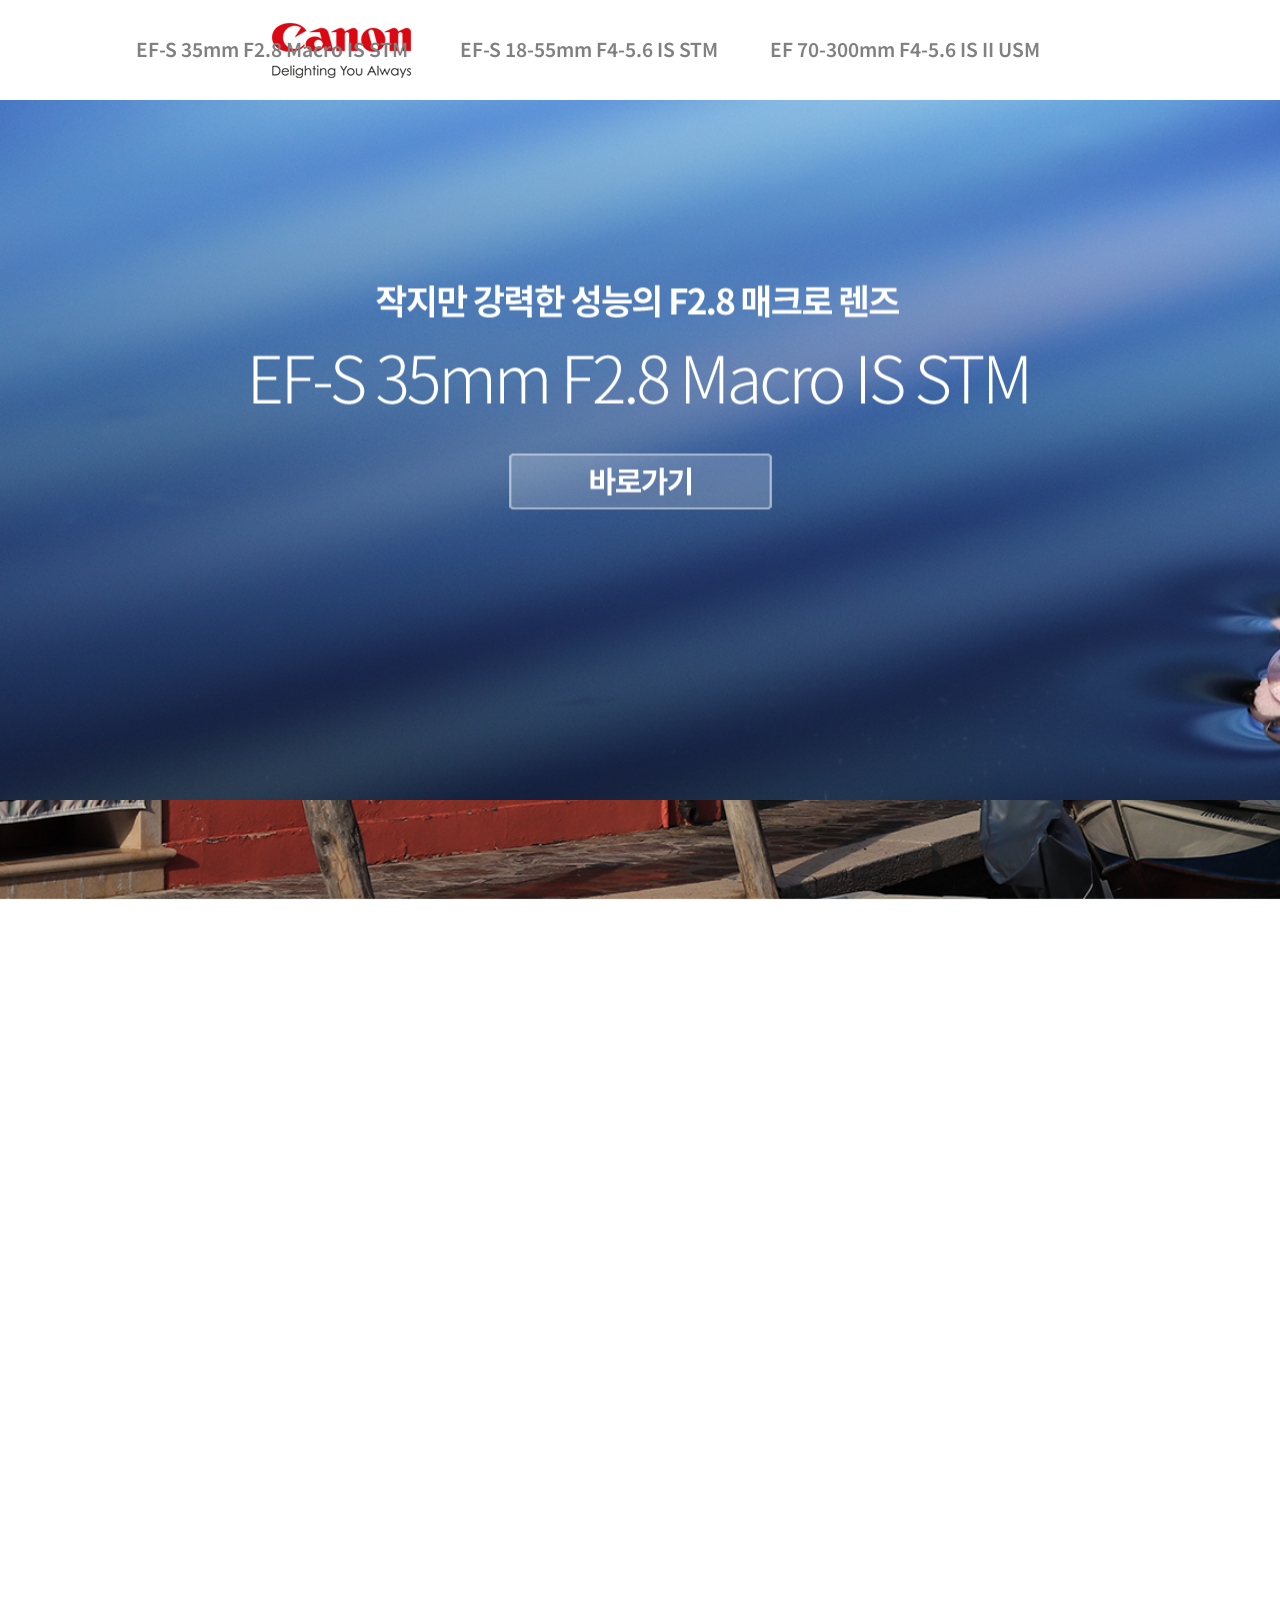
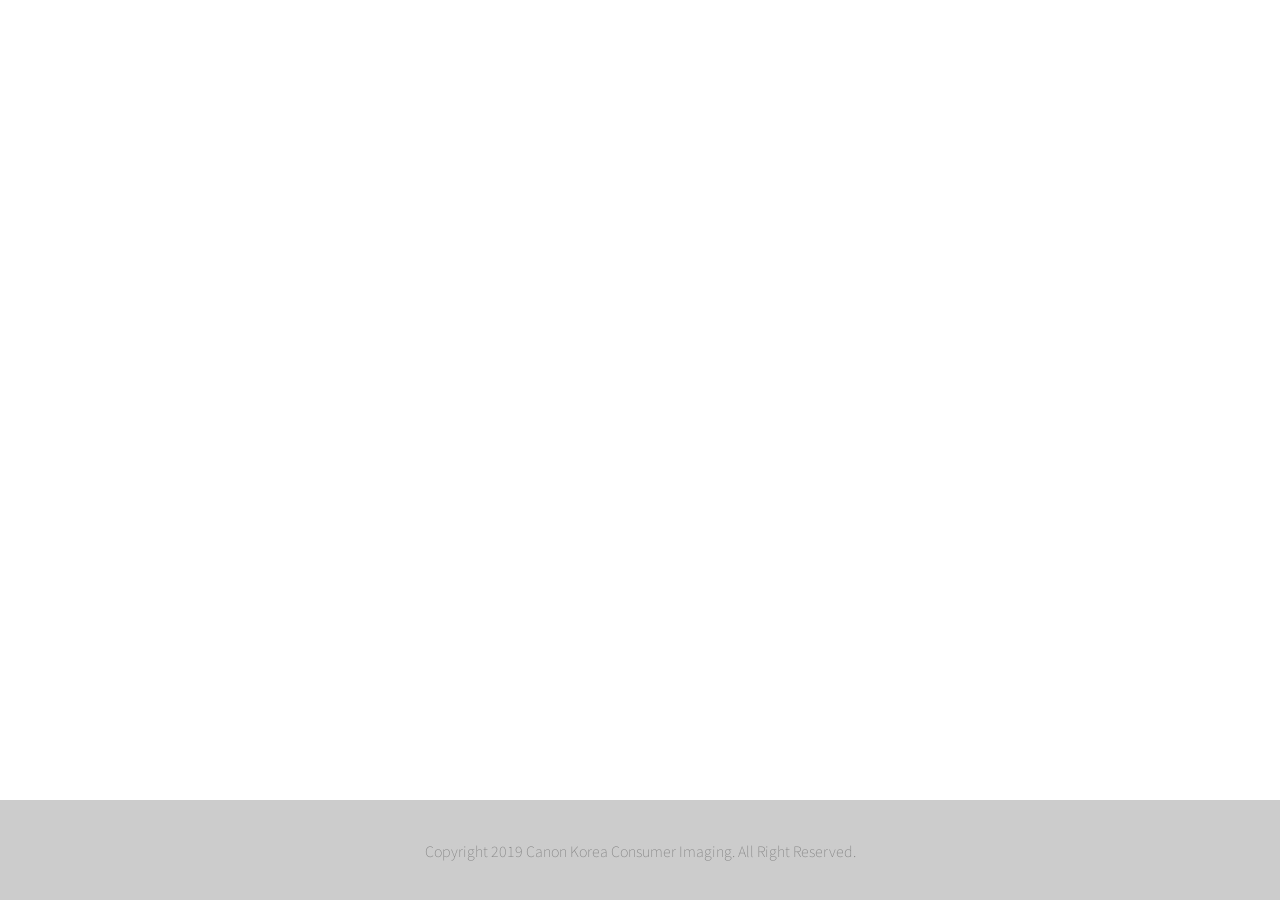
<file: index.html>
<!DOCTYPE html>
<html lang="kr">
  <head>
    <meta charset="utf-8">
    <link href="https://fonts.googleapis.com/css?family=Noto+Sans+KR" rel="stylesheet">
    <title></title>
    <style>
      body, h1 {margin: 0px;}
      #scene{height: 800px; overflow: hidden; background-size: cover; background-attachment: fixed;}
      .one{background-image: url(images/index_07.png);}
      .two{background-image: url(images/index_08.png);}
      .three{background-image: url(images/index_09.png);}
      #scene h1{
        position: relative; left: 50%; top: 50%;
        transform: translateX(-50%) translateY(-50%);
        text-align: center;}
        /*---푸터적용---*/
        footer{height: 100px; background-color: rgba(0, 0, 0, 0.2);}
        .footer{
          position: relative; left: 50%; top: 50%;
          transform: translateX(-50%) translateY(-50%);
          text-align: center;
          font-family: 'Noto Sans KR', sans-serif;
          font-size: 0.9rem;
          font-weight: 100;
          color: gray;
        }
        /*---네비게이션 처리---*/
        .wrap{
          border: 0px solid red;
          height: 100px;
          width: 100%;
          position: fixed;
          background-color: white;
          z-index: 10;
        }
        .logo{
          border: 0px solid blue;
          display: inline-block;
          margin-left: 240px;
        }
        .nav{
          border: 0px solid green;
          position: fixed;
          right: 240px;
          top: 35px;
          display: inline-block;
          font-family: 'Noto Sans KR', sans-serif;
          font-size: 1.2rem;
          font-weight: 600;
          color: gray;
        }
        .space{margin-left: 3rem;}
        a, a:link :visited :active{text-decoration: none; color: gray;}
        a:hover{color: red;}
    </style>
  </head>
  <body>
    <nav class="wrap">
      <div class="logo">
        <img src=images/index_02.png>
      </div>
      <div class="nav">
        <a href="p01.html">EF-S 35mm F2.8 Macro IS STM</a><span class="space"></span>
        <a href="p02.html">EF-S 18-55mm F4-5.6 IS STM</a><span class="space"></span>
        <a href="p03.html">EF 70-300mm F4-5.6 IS II USM</a>
      </div>
    </nav>
    <section id="scene" class="one">
      <h1><a href="p01.html"><img src="images/t01.png"></a></h1>
    </section>
    <section id="scene" class="two">
      <h1><a href="p02.html"><img src="images/t01.png"></a></h1>
    </section>
    <section id="scene" class="three">
      <h1><a href="p03.html"><img src="images/t01.png"></a></h1>
    </section>
    <footer><div class="footer">Copyright 2019 Canon Korea Consumer Imaging. All Right Reserved.</div></footer>
  </body>
</html>
</file>
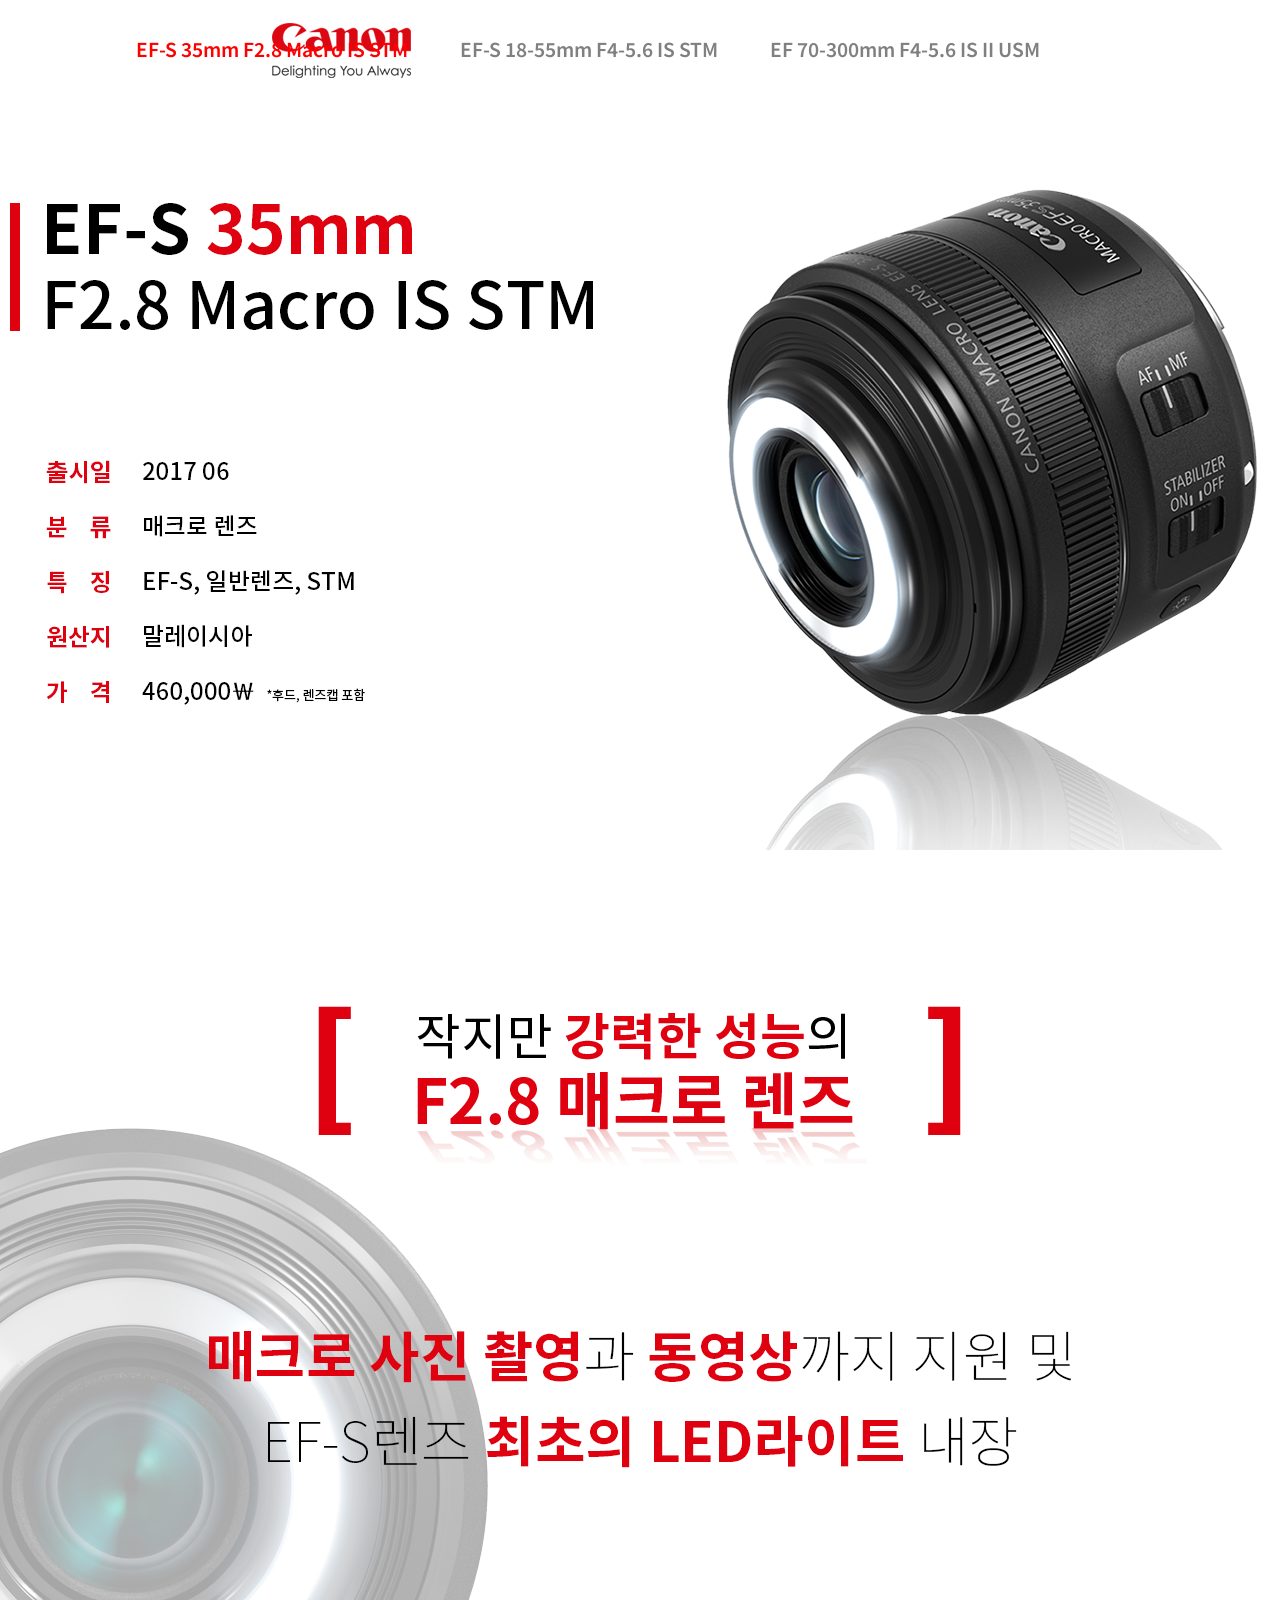
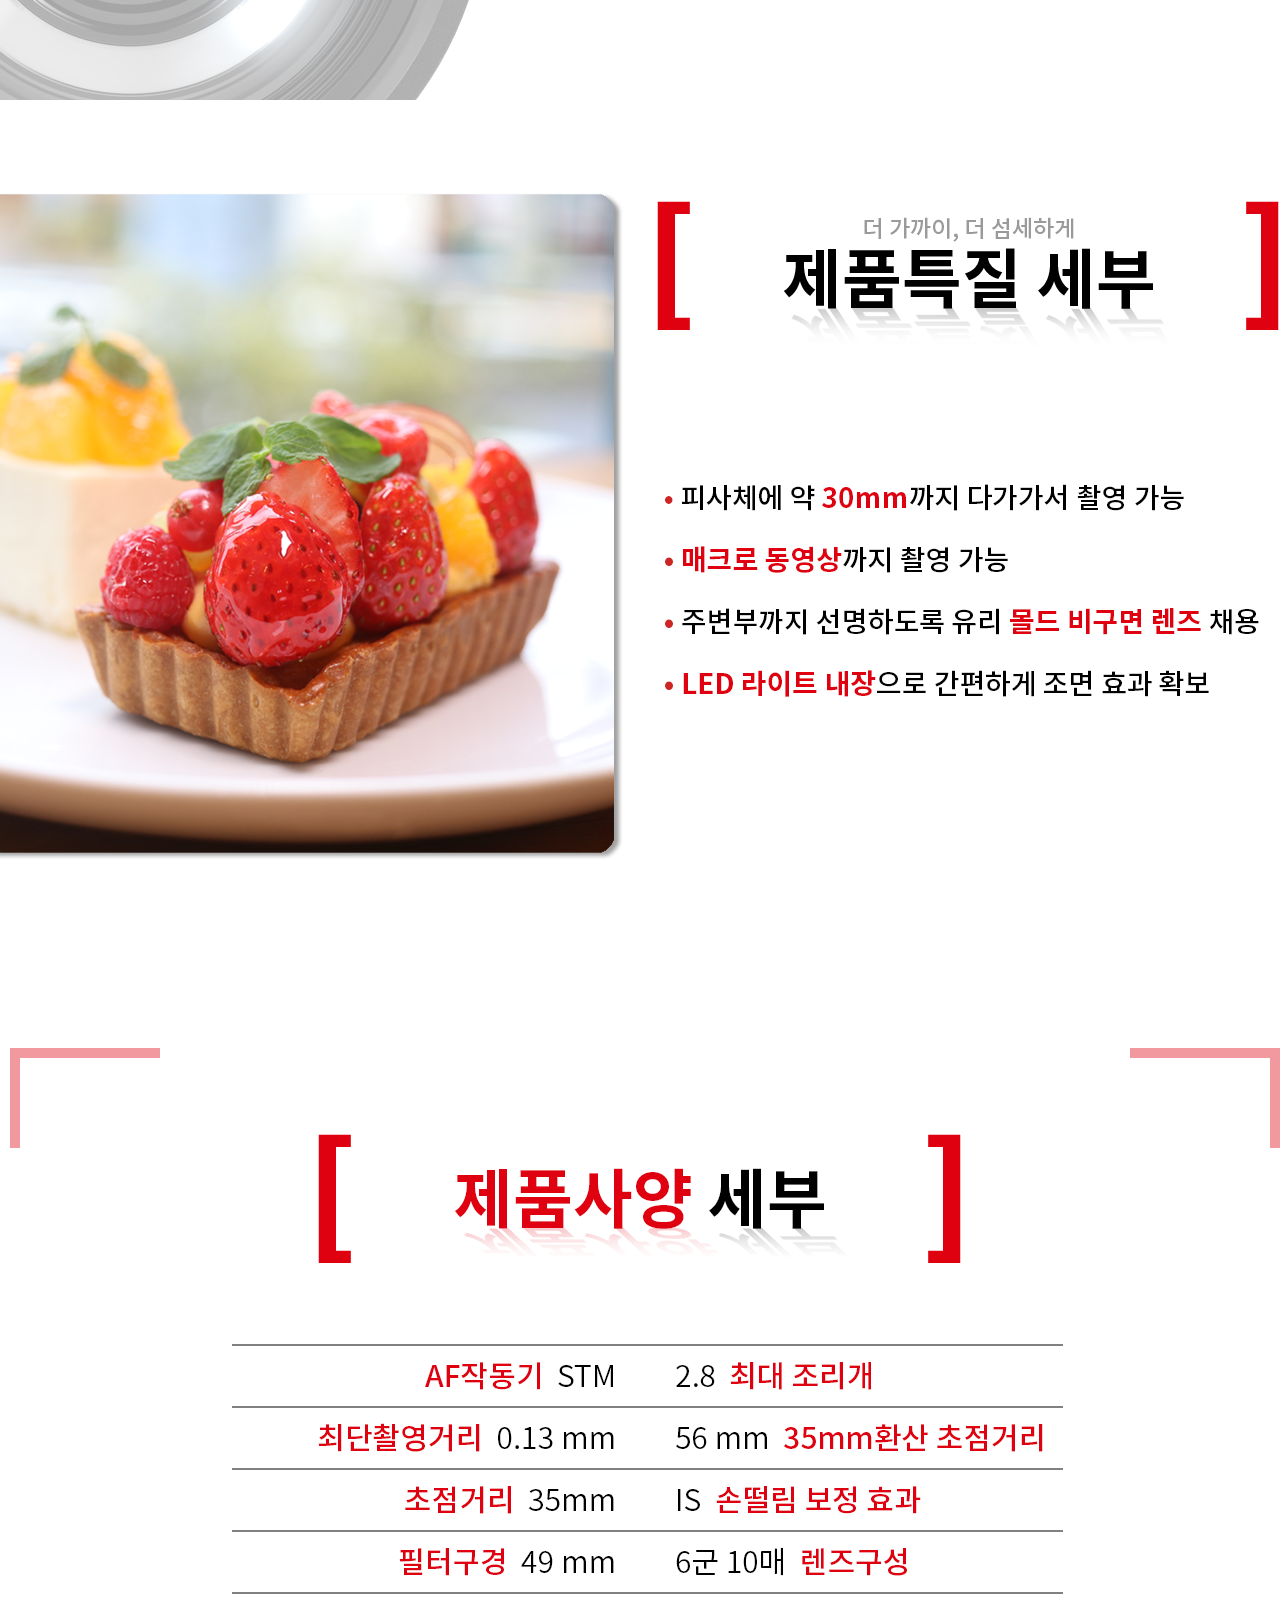
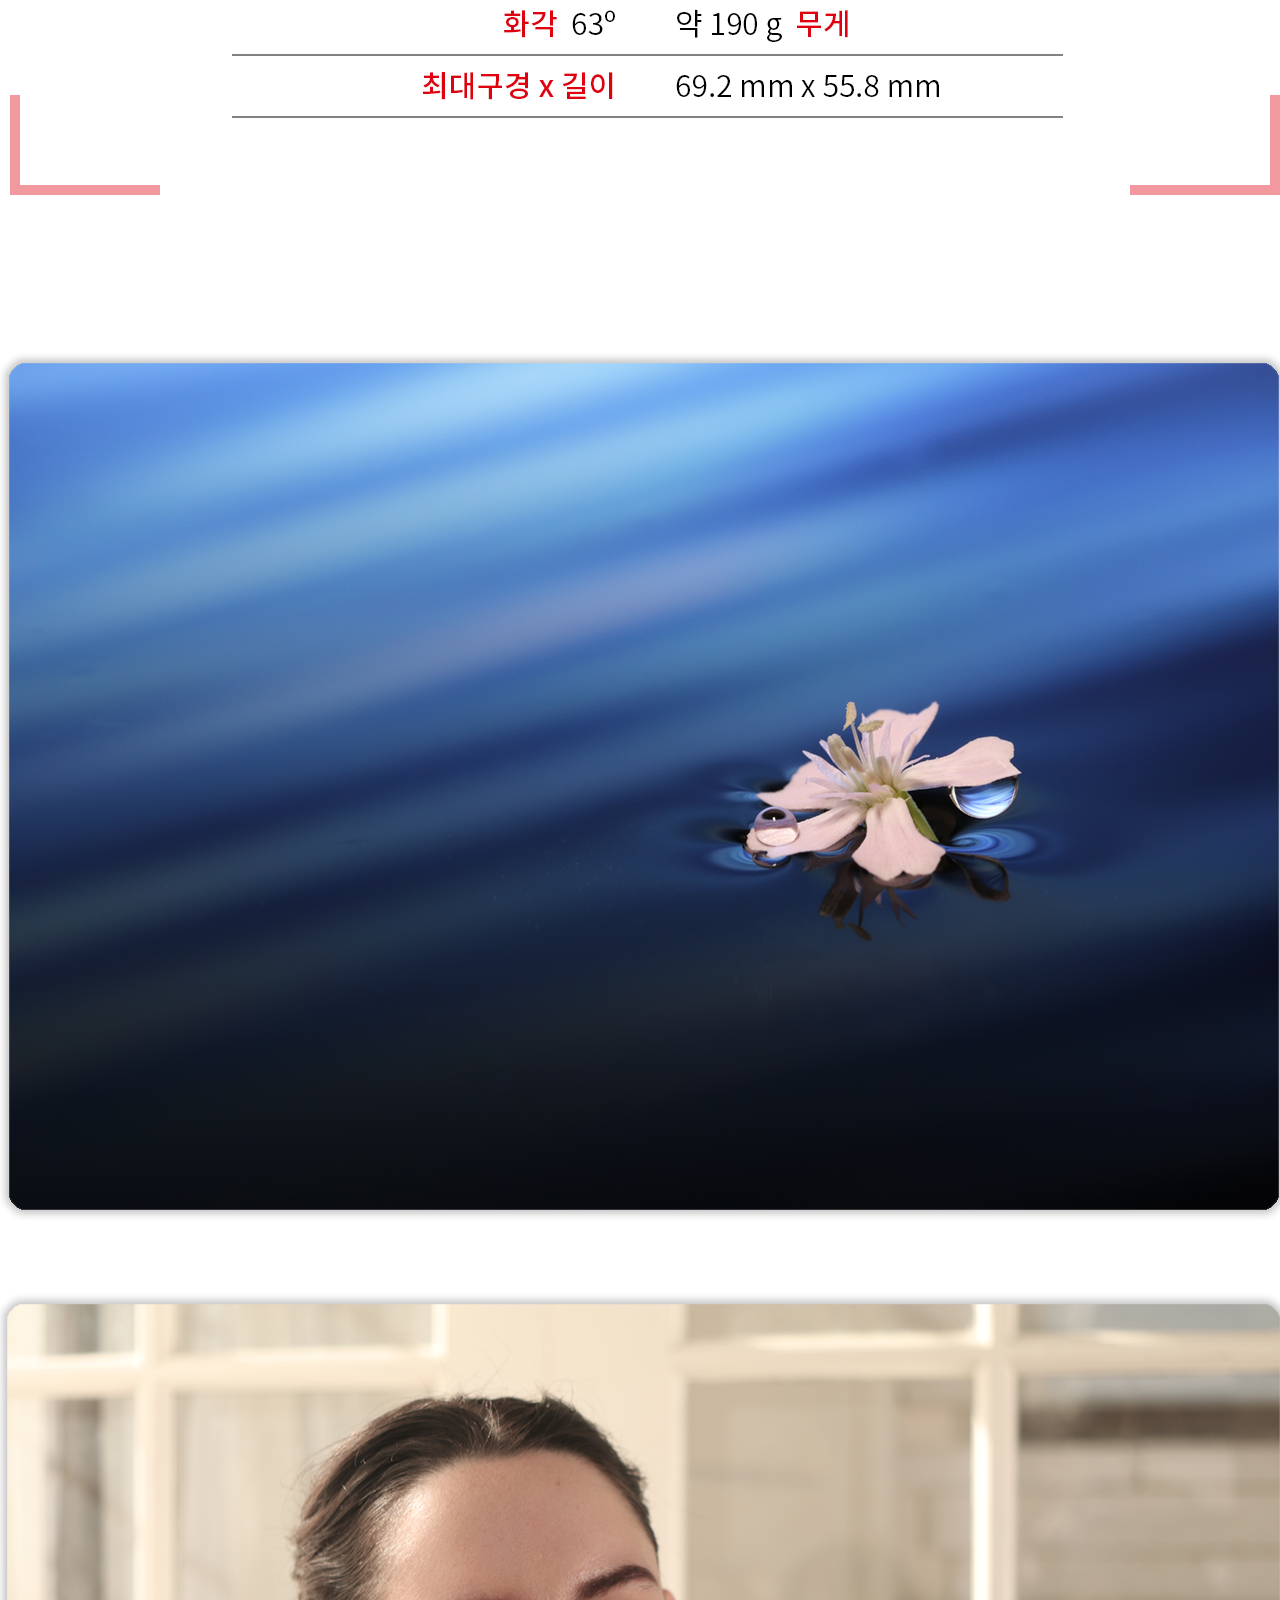
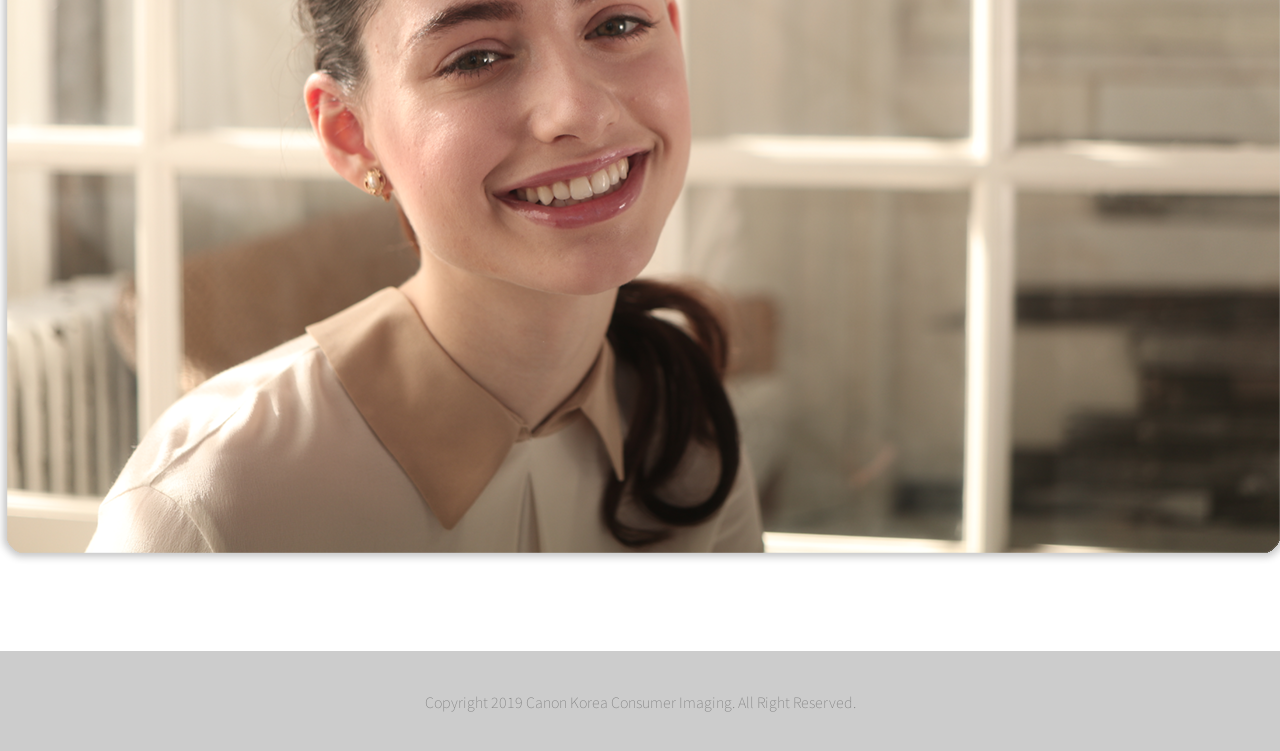
<file: p01.html>
<!DOCTYPE html>
<html lang="kr">
  <head>
    <meta charset="utf-8">
    <link rel="stylesheet" href="css.css">
    <link href="https://fonts.googleapis.com/css?family=Noto+Sans+KR" rel="stylesheet">
    <title></title>
  </head>
  <body>
    <nav class="wrap">
      <div class="logo">
        <a href="index.html"><img src=images/index_02.png></a>
      </div>
      <div class="nav">
        <a href="p01.html" style="color:red">EF-S 35mm F2.8 Macro IS STM</a><span class="space"></span>
        <a href="p02.html">EF-S 18-55mm F4-5.6 IS STM</a><span class="space"></span>
        <a href="p03.html">EF 70-300mm F4-5.6 IS II USM</a>
      </div>
    </nav>
      <section class="bodywrap">
        <div class="page">
          <img src="images/s_temp.png">
        </div>
      </section>
    <footer><div class="footer">Copyright 2019 Canon Korea Consumer Imaging. All Right Reserved.</div></footer>
  </body>
</html>
</file>
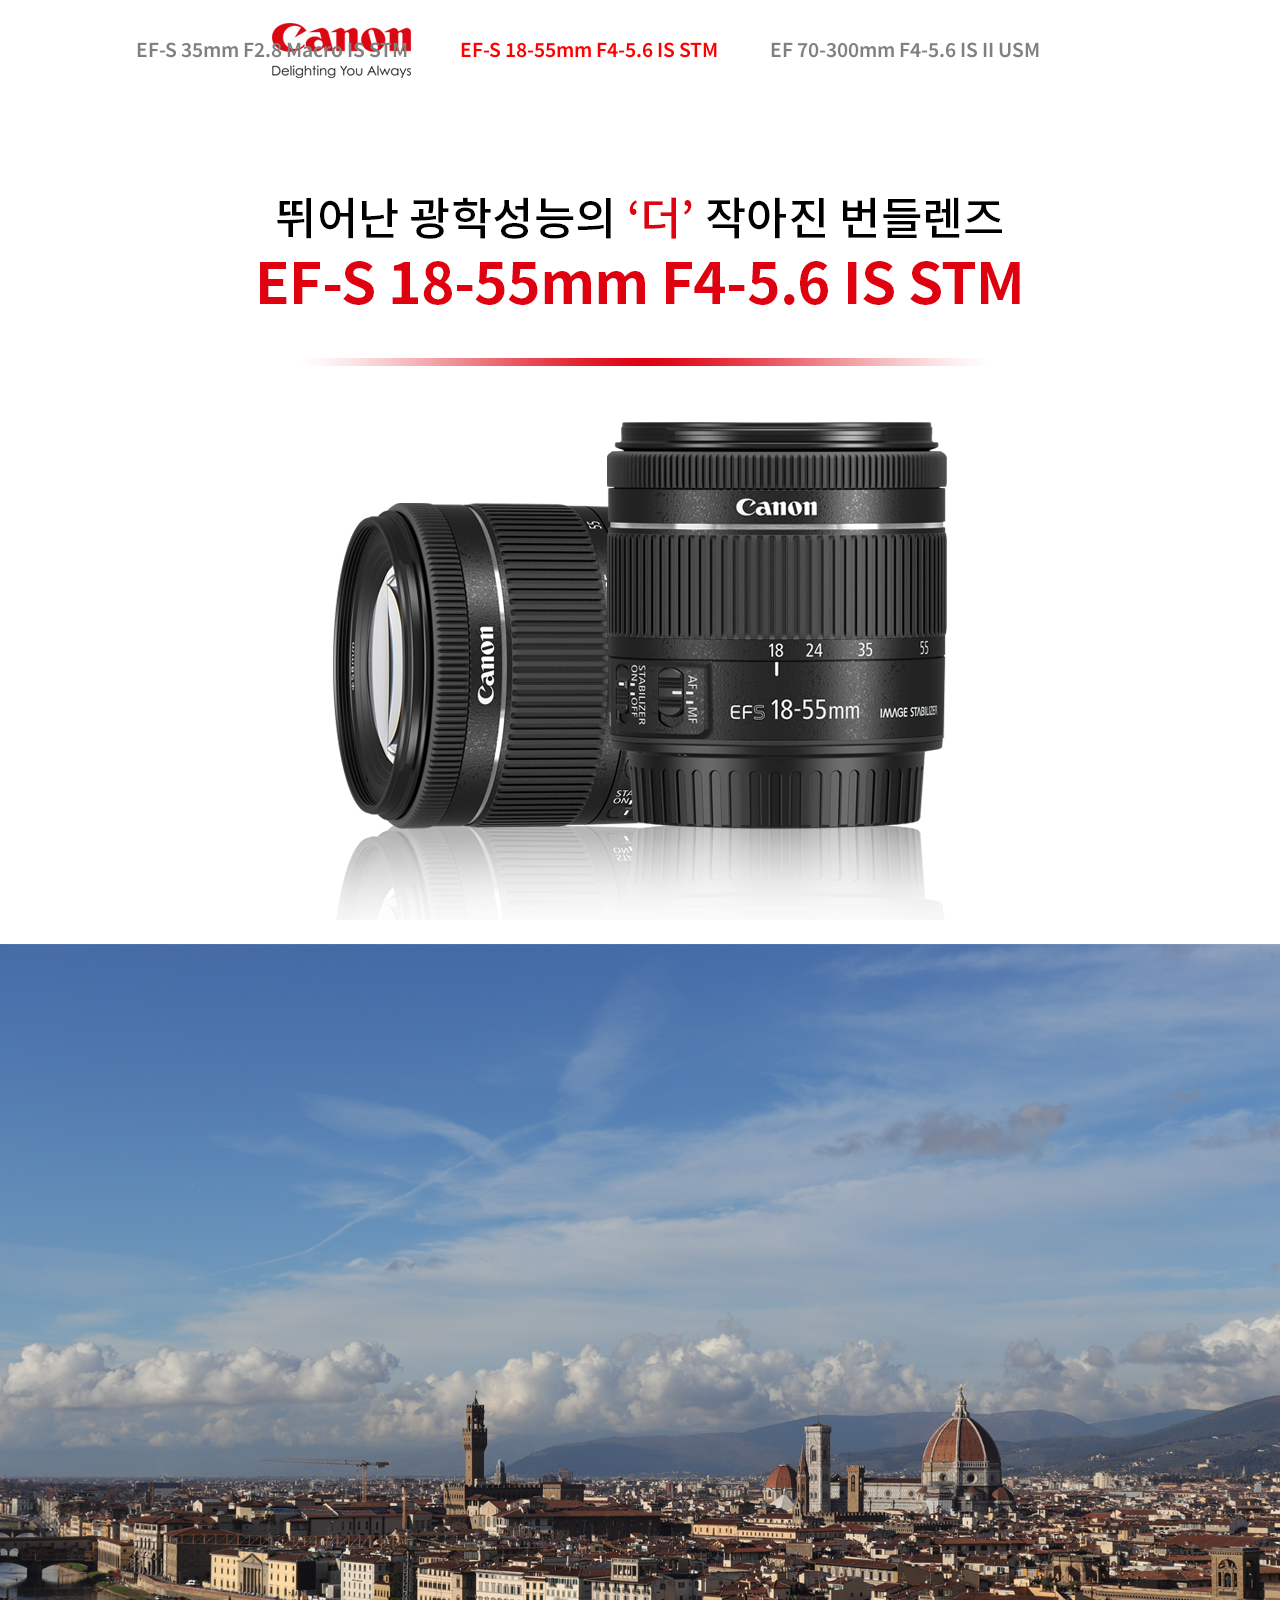
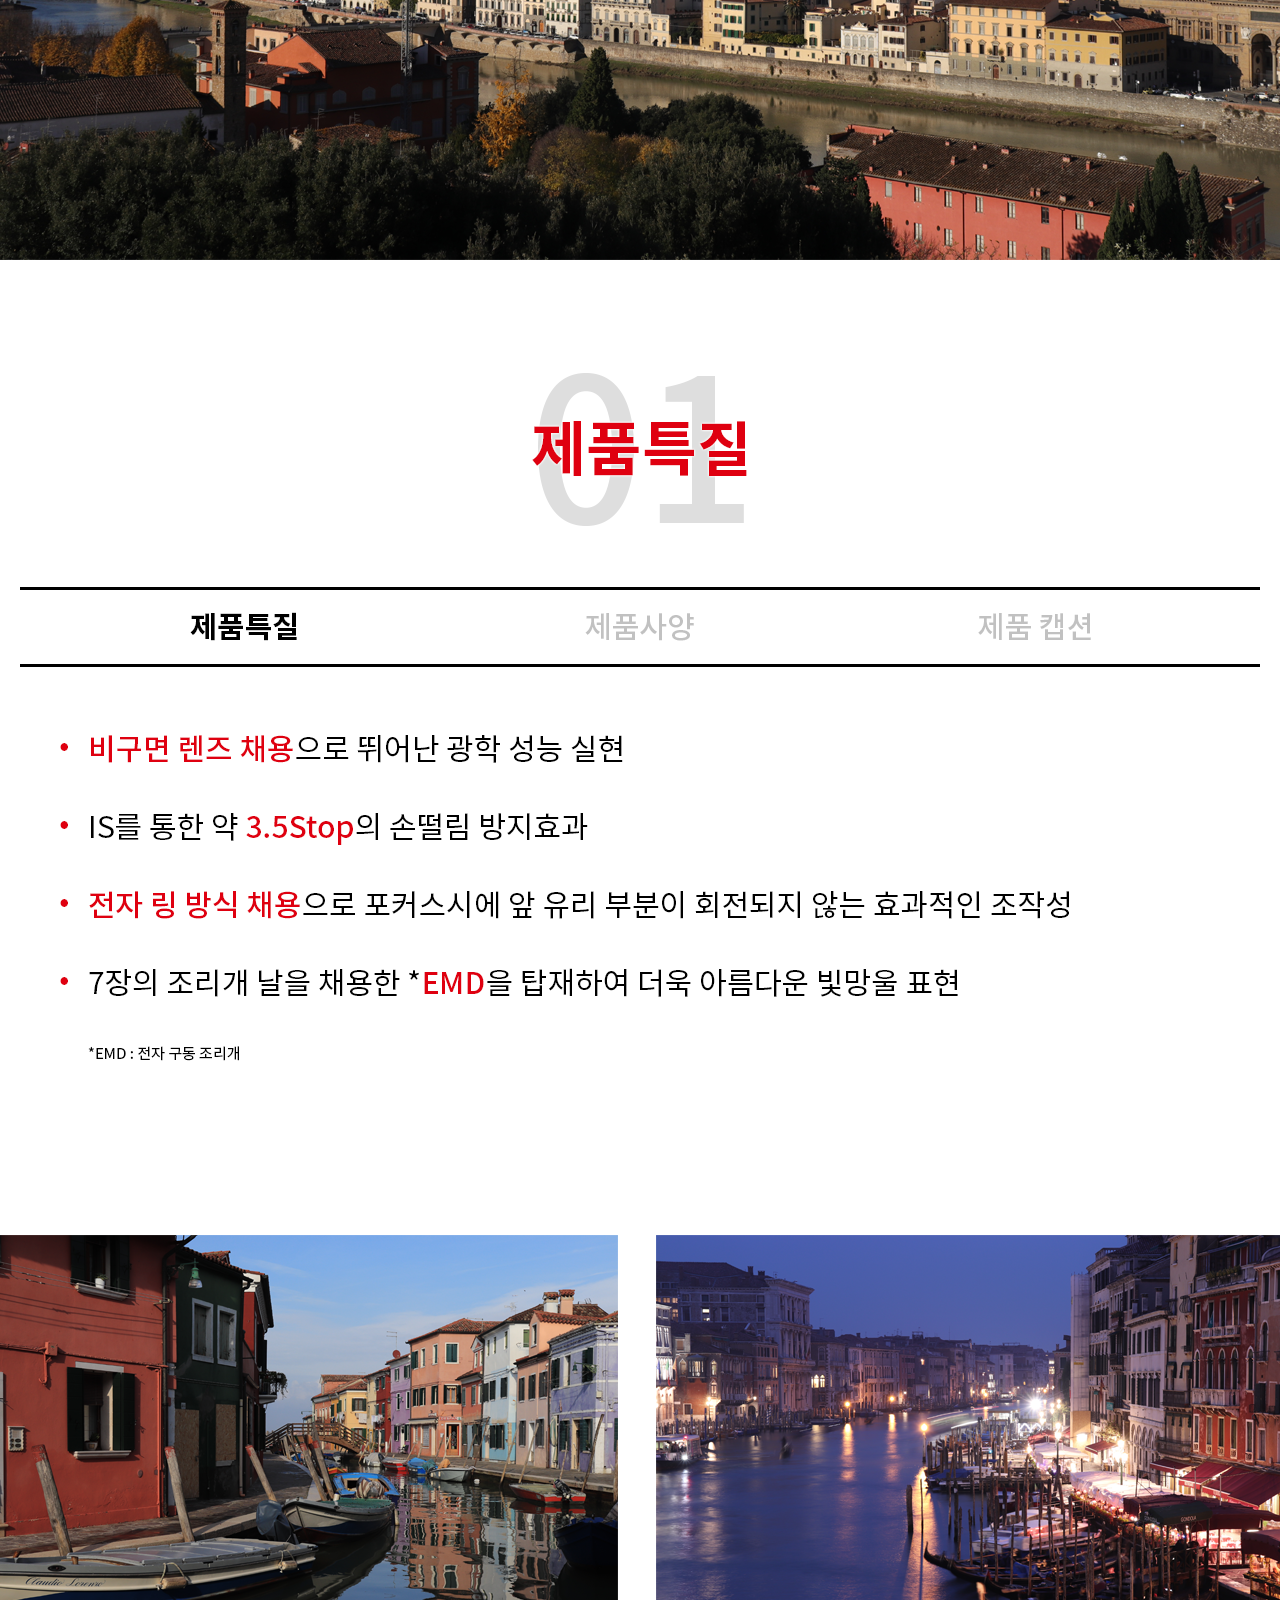
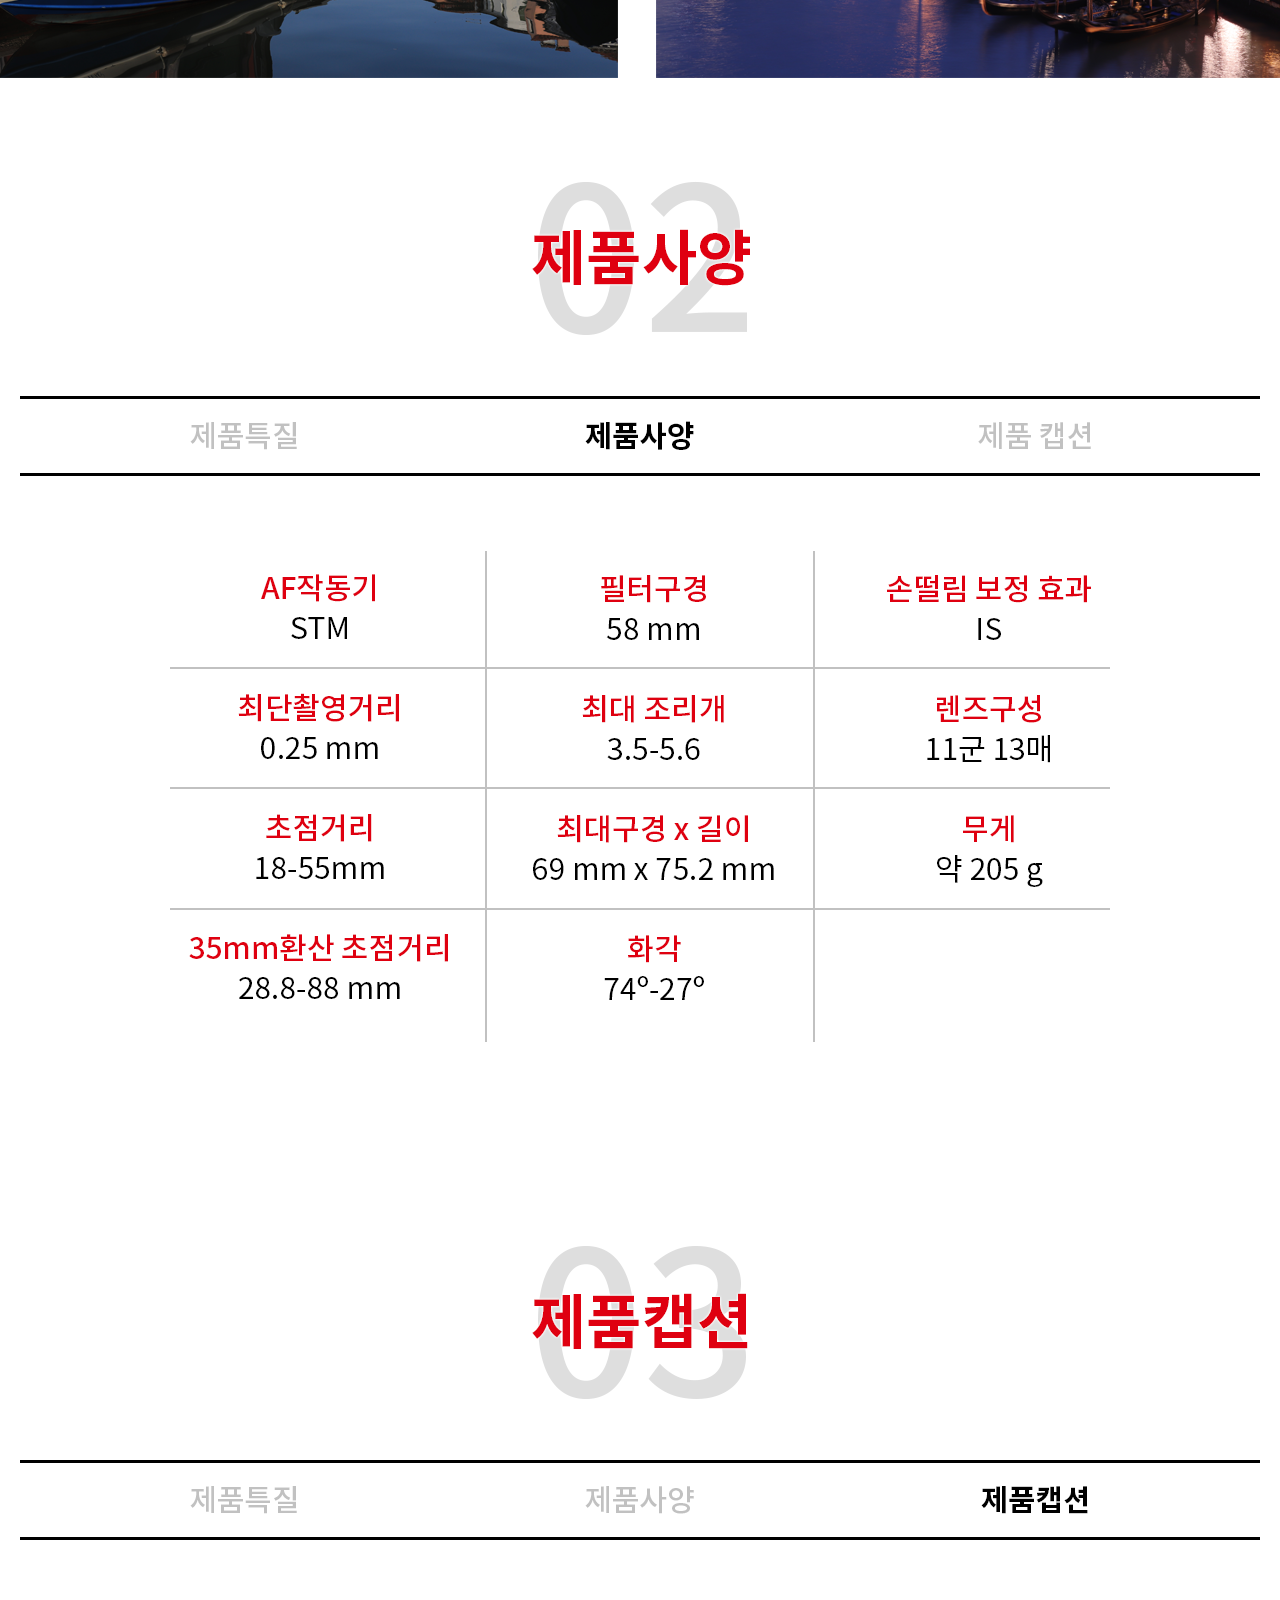
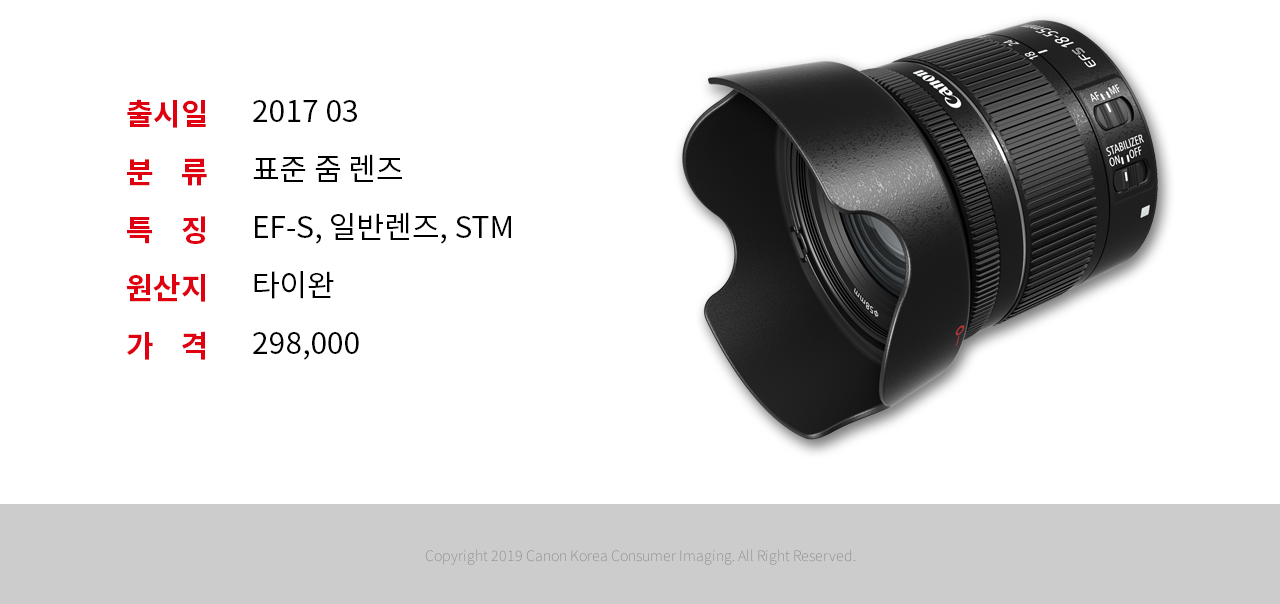
<file: p02.html>
<!DOCTYPE html>
<html lang="kr">
  <head>
    <meta charset="utf-8">
    <link rel="stylesheet" href="css.css">
    <link href="https://fonts.googleapis.com/css?family=Noto+Sans+KR" rel="stylesheet">
    <title></title>
  </head>
  <body>
    <nav class="wrap">
      <div class="logo">
        <a href="index.html"><img src=images/index_02.png></a>
      </div>
      <div class="nav">
        <a href="p01.html">EF-S 35mm F2.8 Macro IS STM</a><span class="space"></span>
        <a href="p02.html" style="color:red">EF-S 18-55mm F4-5.6 IS STM</a><span class="space"></span>
        <a href="p03.html">EF 70-300mm F4-5.6 IS II USM</a>
      </div>
    </nav>
      <section class="bodywrap">
        <div class="page">
          <img src="images/s_temp2.png">
        </div>
      </section>
    <footer><div class="footer">Copyright 2019 Canon Korea Consumer Imaging. All Right Reserved.</div></footer>
  </body>
</html>
</file>
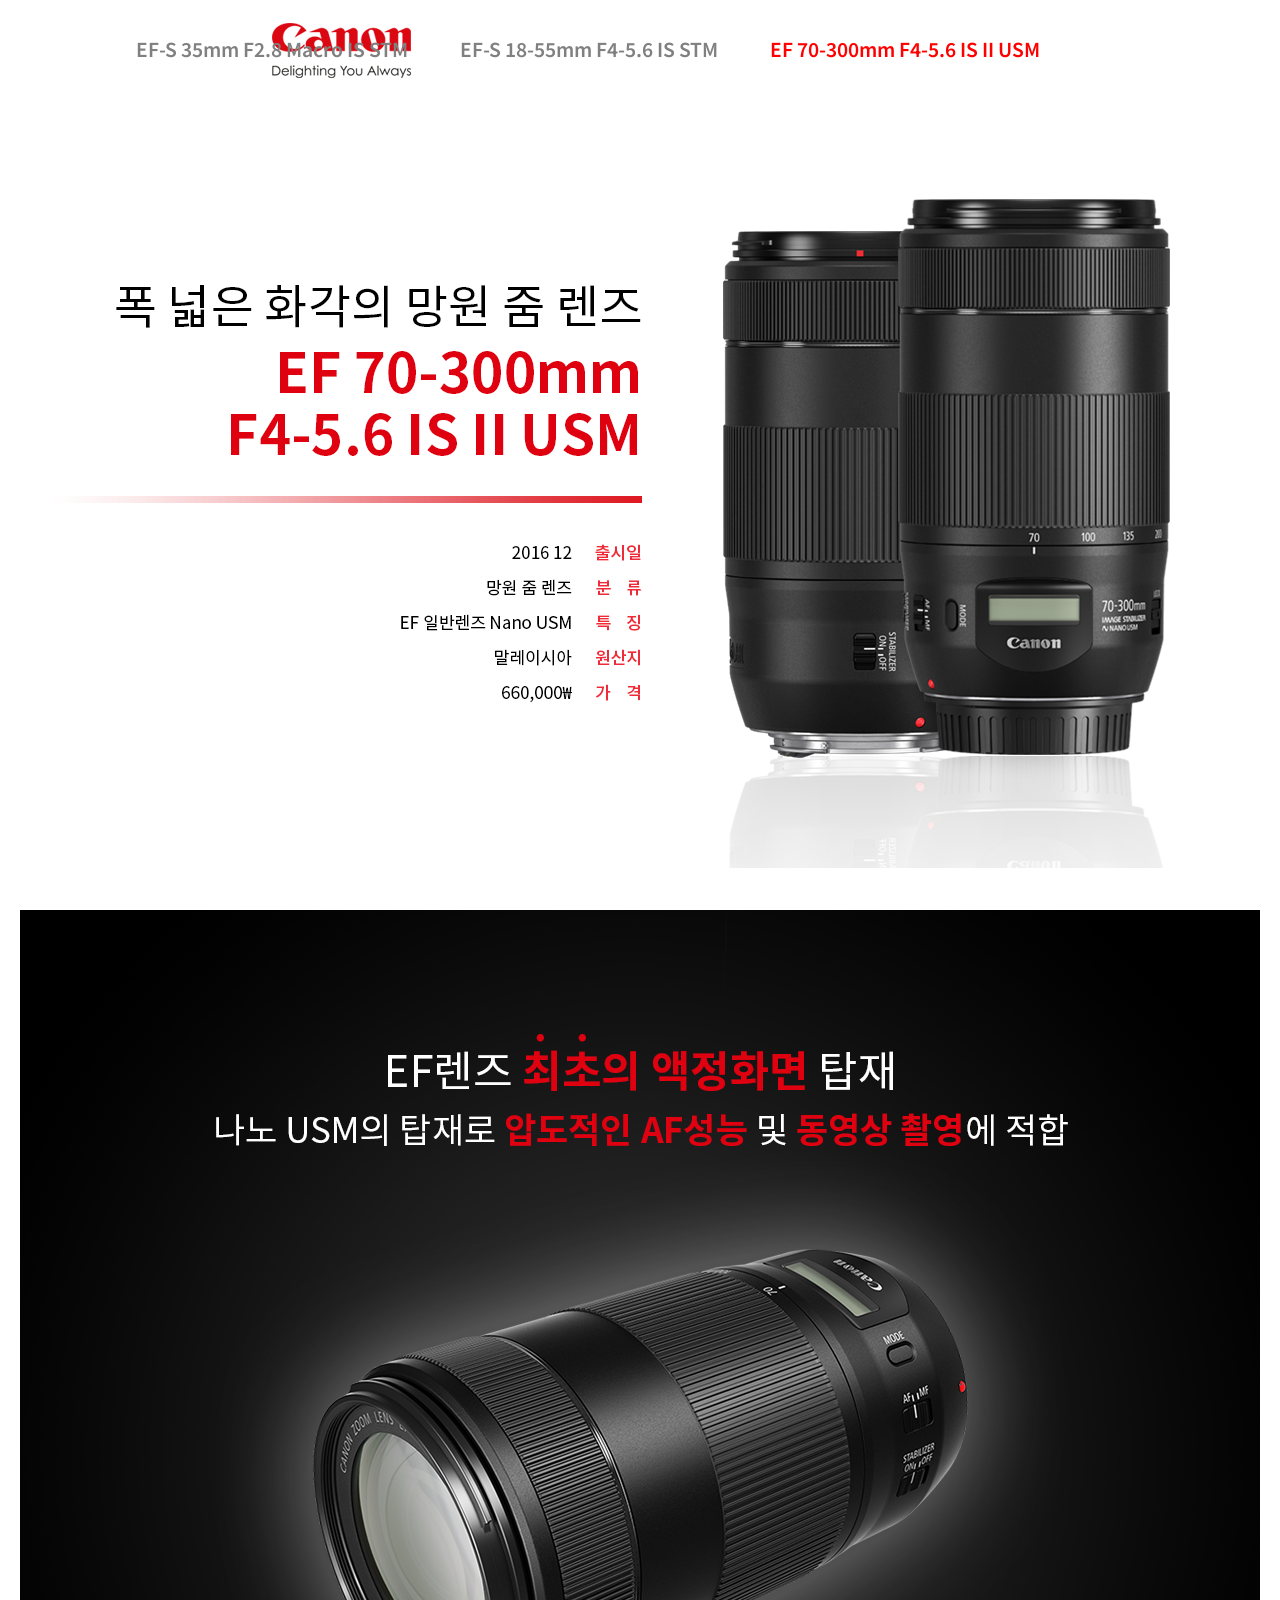
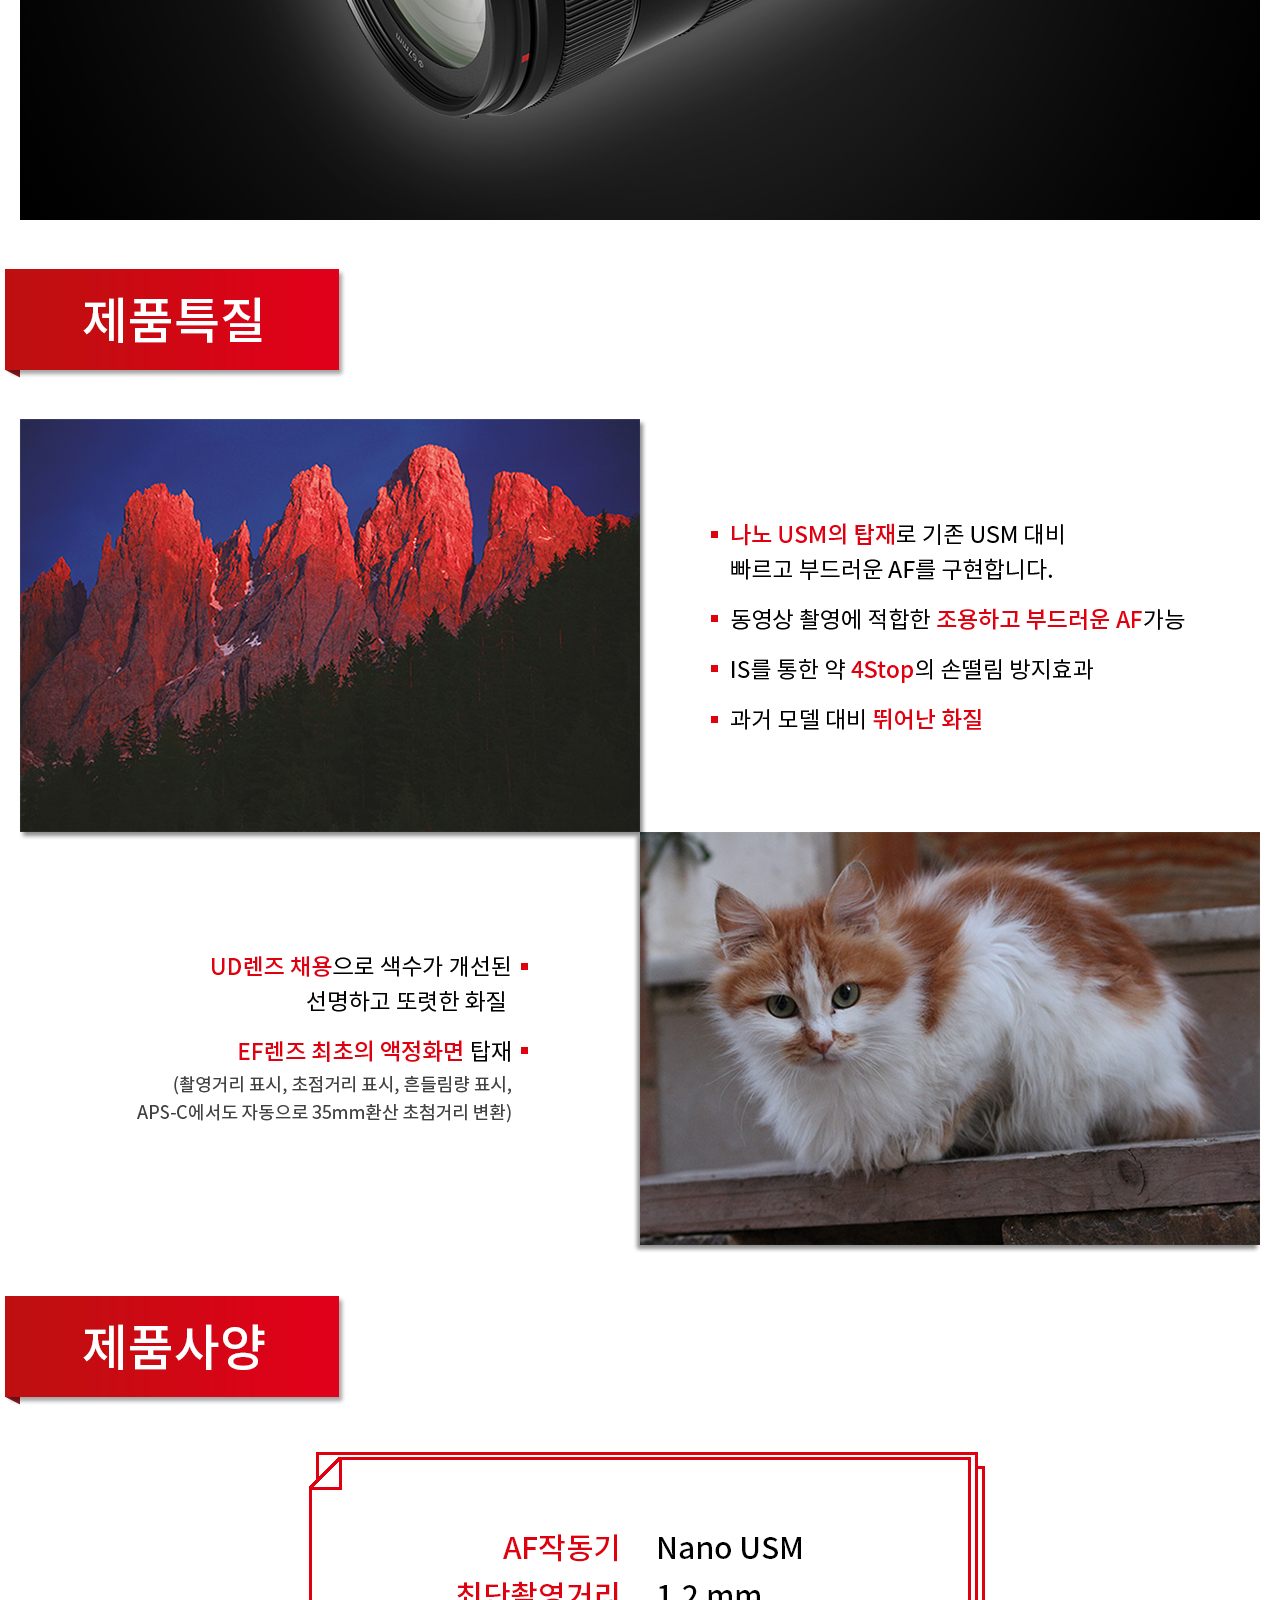
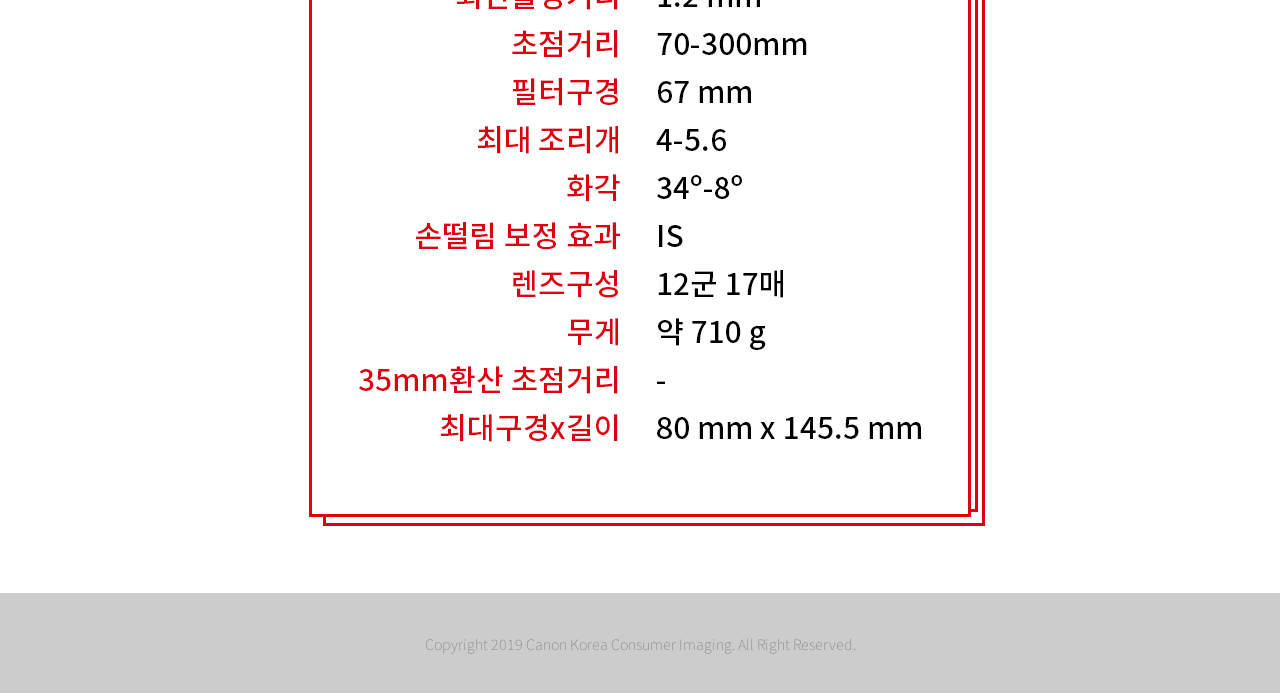
<file: p03.html>
<!DOCTYPE html>
<html lang="kr">
  <head>
    <meta charset="utf-8">
    <link rel="stylesheet" href="css.css">
    <link href="https://fonts.googleapis.com/css?family=Noto+Sans+KR" rel="stylesheet">
    <title></title>
  </head>
  <body>
    <nav class="wrap">
      <div class="logo">
        <a href="index.html"><img src=images/index_02.png></a>
      </div>
      <div class="nav">
        <a href="p01.html">EF-S 35mm F2.8 Macro IS STM</a><span class="space"></span>
        <a href="p02.html">EF-S 18-55mm F4-5.6 IS STM</a><span class="space"></span>
        <a href="p03.html" style="color:red">EF 70-300mm F4-5.6 IS II USM</a>
      </div>
    </nav>
      <section class="bodywrap">
        <div class="page">
          <img src="images/s_temp3.png">
        </div>
      </section>
    <footer><div class="footer">Copyright 2019 Canon Korea Consumer Imaging. All Right Reserved.</div></footer>
  </body>
</html>
</file>
<file: css.css>
body, h1 {margin: 0px;}
#scene{height: 800px; overflow: hidden; background-size: cover; background-attachment: fixed;}
.one{background-image: url(images/index_07.png);}
.two{background-image: url(images/index_08.png);}
.three{background-image: url(images/index_09.png);}
#scene h1{
  position: relative; left: 50%; top: 50%;
  transform: translateX(-50%) translateY(-50%);
  text-align: center;}
  /*---푸터적용---*/
  footer{height: 100px; background-color: rgba(0, 0, 0, 0.2);}
  .footer{
    position: relative; left: 50%; top: 50%;
    transform: translateX(-50%) translateY(-50%);
    text-align: center;
    font-family: 'Noto Sans KR', sans-serif;
    font-size: 0.9rem;
    font-weight: 100;
    color: gray;
  }
  /*---네비게이션 처리---*/
  .wrap{
    border: 0px solid red;
    height: 100px;
    width: 100%;
    position: static;
    background-color: white;
    z-index: 10;
  }
  .logo{
    border: 0px solid blue;
    display: inline-block;
    margin-left: 240px;
  }
  .nav{
    border: 0px solid green;
    position: absolute;
    right: 240px;
    top: 35px;
    display: inline-block;
    font-family: 'Noto Sans KR', sans-serif;
    font-size: 1.2rem;
    font-weight: 600;
    color: gray;
  }
  .space{margin-left: 3rem;}
  a, a:link :visited :active{text-decoration: none; color: gray;}
  a:hover{color: red;}
  /*---서브페이지구성---*/
  .bodywrap{top: 100px; width: 100%; height: 100%;}
  .page{position: relative; width: 1440px; left: 50%; transform: translateX(-50%);}
</file>
